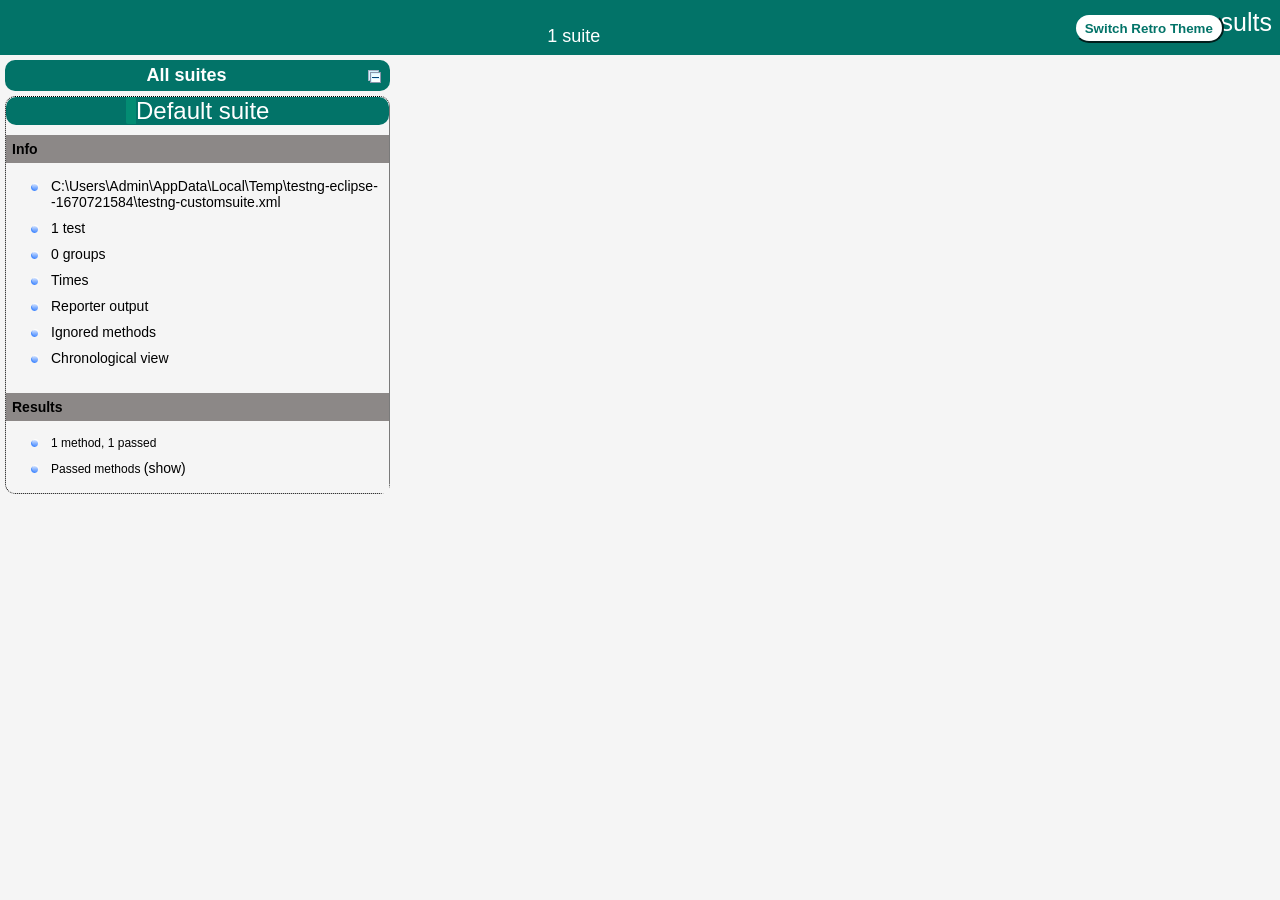
<file: AK/test-output/index.html>
<!DOCTYPE html>

<html>
  <head>
  <meta charset='utf-8'>
  <title>TestNG reports</title>

    <link type="text/css" href="testng-reports1.css" rel="stylesheet" id="ultra" />
    <link type="text/css" href="testng-reports.css" rel="stylesheet" id="retro" disabled="false"/>
    <script type="text/javascript" src="jquery-3.6.0.min.js"></script>
    <script type="text/javascript" src="testng-reports.js"></script>
    <script type="text/javascript" src="https://www.google.com/jsapi"></script>
    <script type='text/javascript'>
      google.load('visualization', '1', {packages:['table']});
      google.setOnLoadCallback(drawTable);
      var suiteTableInitFunctions = new Array();
      var suiteTableData = new Array();
    </script>
    <!--
      <script type="text/javascript" src="jquery-ui/js/jquery-ui-1.8.16.custom.min.js"></script>
     -->
  </head>

  <body>    <div class="top-banner-root">
      <span class="top-banner-title-font">Test results</span>
      <button id="button" class="button">Switch Retro Theme</button> <!-- button -->
      <br/>
      <span class="top-banner-font-1">1 suite</span>
    </div> <!-- top-banner-root -->
    <div class="navigator-root">
      <div class="navigator-suite-header">
        <span>All suites</span>
        <a href="#" title="Collapse/expand all the suites" class="collapse-all-link">
          <img src="collapseall.gif" class="collapse-all-icon">
          </img> <!-- collapse-all-icon -->
        </a> <!-- collapse-all-link -->
      </div> <!-- navigator-suite-header -->
      <div class="suite">
        <div class="rounded-window">
          <div class="suite-header light-rounded-window-top">
            <a href="#" panel-name="suite-Default_suite" class="navigator-link">
              <span class="suite-name border-passed">Default suite</span>
            </a> <!-- navigator-link -->
          </div> <!-- suite-header light-rounded-window-top -->
          <div class="navigator-suite-content">
            <div class="suite-section-title">
              <span>Info</span>
            </div> <!-- suite-section-title -->
            <div class="suite-section-content">
              <ul>
                <li>
                  <a href="#" panel-name="test-xml-Default_suite" class="navigator-link ">
                    <span>C:\Users\Admin\AppData\Local\Temp\testng-eclipse--1670721584\testng-customsuite.xml</span>
                  </a> <!-- navigator-link  -->
                </li>
                <li>
                  <a href="#" panel-name="testlist-Default_suite" class="navigator-link ">
                    <span class="test-stats">1 test</span>
                  </a> <!-- navigator-link  -->
                </li>
                <li>
                  <a href="#" panel-name="group-Default_suite" class="navigator-link ">
                    <span>0 groups</span>
                  </a> <!-- navigator-link  -->
                </li>
                <li>
                  <a href="#" panel-name="times-Default_suite" class="navigator-link ">
                    <span>Times</span>
                  </a> <!-- navigator-link  -->
                </li>
                <li>
                  <a href="#" panel-name="reporter-Default_suite" class="navigator-link ">
                    <span>Reporter output</span>
                  </a> <!-- navigator-link  -->
                </li>
                <li>
                  <a href="#" panel-name="ignored-methods-Default_suite" class="navigator-link ">
                    <span>Ignored methods</span>
                  </a> <!-- navigator-link  -->
                </li>
                <li>
                  <a href="#" panel-name="chronological-Default_suite" class="navigator-link ">
                    <span>Chronological view</span>
                  </a> <!-- navigator-link  -->
                </li>
              </ul>
            </div> <!-- suite-section-content -->
            <div class="result-section">
              <div class="suite-section-title">
                <span>Results</span>
              </div> <!-- suite-section-title -->
              <div class="suite-section-content">
                <ul>
                  <li>
                    <span class="method-stats">1 method,   1 passed</span>
                  </li>
                  <li>
                    <span class="method-list-title passed">Passed methods</span>
                    <span class="show-or-hide-methods passed">
                      <a href="#" panel-name="suite-Default_suite" class="hide-methods passed suite-Default_suite"> (hide)</a> <!-- hide-methods passed suite-Default_suite -->
                      <a href="#" panel-name="suite-Default_suite" class="show-methods passed suite-Default_suite"> (show)</a> <!-- show-methods passed suite-Default_suite -->
                    </span>
                    <div class="method-list-content passed suite-Default_suite">
                      <span>
                        <img src="passed.png" width="3%"/>
                        <a href="#" panel-name="suite-Default_suite" title="QA.AK.TestCases.TC_001" class="method navigator-link" hash-for-method="LoginLogics">LoginLogics</a> <!-- method navigator-link -->
                      </span>
                      <br/>
                    </div> <!-- method-list-content passed suite-Default_suite -->
                  </li>
                </ul>
              </div> <!-- suite-section-content -->
            </div> <!-- result-section -->
          </div> <!-- navigator-suite-content -->
        </div> <!-- rounded-window -->
      </div> <!-- suite -->
    </div> <!-- navigator-root -->
    <div class="wrapper">
      <div class="main-panel-root">
        <div panel-name="suite-Default_suite" class="panel Default_suite">
          <div class="suite-Default_suite-class-passed">
            <div class="main-panel-header rounded-window-top">
              <img src="passed.png"/>
              <span class="class-name">QA.AK.TestCases.TC_001</span>
            </div> <!-- main-panel-header rounded-window-top -->
            <div class="main-panel-content rounded-window-bottom">
              <div class="method">
                <div class="method-content">
                  <a name="LoginLogics">
                  </a> <!-- LoginLogics -->
                  <span class="method-name">LoginLogics</span>
                </div> <!-- method-content -->
              </div> <!-- method -->
            </div> <!-- main-panel-content rounded-window-bottom -->
          </div> <!-- suite-Default_suite-class-passed -->
        </div> <!-- panel Default_suite -->
        <div panel-name="test-xml-Default_suite" class="panel">
          <div class="main-panel-header rounded-window-top">
            <span class="header-content">C:\Users\Admin\AppData\Local\Temp\testng-eclipse--1670721584\testng-customsuite.xml</span>
          </div> <!-- main-panel-header rounded-window-top -->
          <div class="main-panel-content rounded-window-bottom">
            <pre>
&lt;?xml version=&quot;1.0&quot; encoding=&quot;UTF-8&quot;?&gt;
&lt;!DOCTYPE suite SYSTEM &quot;https://testng.org/testng-1.0.dtd&quot;&gt;
&lt;suite name=&quot;Default suite&quot; guice-stage=&quot;DEVELOPMENT&quot;&gt;
  &lt;test thread-count=&quot;5&quot; name=&quot;Default test&quot; verbose=&quot;2&quot;&gt;
    &lt;classes&gt;
      &lt;class name=&quot;QA.AK.TestCases.TC_001&quot;/&gt;
    &lt;/classes&gt;
  &lt;/test&gt; &lt;!-- Default test --&gt;
&lt;/suite&gt; &lt;!-- Default suite --&gt;
            </pre>
          </div> <!-- main-panel-content rounded-window-bottom -->
        </div> <!-- panel -->
        <div panel-name="testlist-Default_suite" class="panel">
          <div class="main-panel-header rounded-window-top">
            <span class="header-content">Tests for Default suite</span>
          </div> <!-- main-panel-header rounded-window-top -->
          <div class="main-panel-content rounded-window-bottom">
            <ul>
              <li>
                <span class="test-name">Default test (1 class)</span>
              </li>
            </ul>
          </div> <!-- main-panel-content rounded-window-bottom -->
        </div> <!-- panel -->
        <div panel-name="group-Default_suite" class="panel">
          <div class="main-panel-header rounded-window-top">
            <span class="header-content">Groups for Default suite</span>
          </div> <!-- main-panel-header rounded-window-top -->
          <div class="main-panel-content rounded-window-bottom">
          </div> <!-- main-panel-content rounded-window-bottom -->
        </div> <!-- panel -->
        <div panel-name="times-Default_suite" class="panel">
          <div class="main-panel-header rounded-window-top">
            <span class="header-content">Times for Default suite</span>
          </div> <!-- main-panel-header rounded-window-top -->
          <div class="main-panel-content rounded-window-bottom">
            <div class="times-div">
              <script type="text/javascript">
suiteTableInitFunctions.push('tableData_Default_suite');
function tableData_Default_suite() {
var data = new google.visualization.DataTable();
data.addColumn('number', 'Number');
data.addColumn('string', 'Method');
data.addColumn('string', 'Class');
data.addColumn('number', 'Time (ms)');
data.addRows(1);
data.setCell(0, 0, 0)
data.setCell(0, 1, 'LoginLogics')
data.setCell(0, 2, 'QA.AK.TestCases.TC_001')
data.setCell(0, 3, 8404);
window.suiteTableData['Default_suite']= { tableData: data, tableDiv: 'times-div-Default_suite'}
return data;
}
              </script>
              <span class="suite-total-time">Total running time: 8 seconds</span>
              <div id="times-div-Default_suite">
              </div> <!-- times-div-Default_suite -->
            </div> <!-- times-div -->
          </div> <!-- main-panel-content rounded-window-bottom -->
        </div> <!-- panel -->
        <div panel-name="reporter-Default_suite" class="panel">
          <div class="main-panel-header rounded-window-top">
            <span class="header-content">Reporter output for Default suite</span>
          </div> <!-- main-panel-header rounded-window-top -->
          <div class="main-panel-content rounded-window-bottom">
          </div> <!-- main-panel-content rounded-window-bottom -->
        </div> <!-- panel -->
        <div panel-name="ignored-methods-Default_suite" class="panel">
          <div class="main-panel-header rounded-window-top">
            <span class="header-content">0 ignored methods</span>
          </div> <!-- main-panel-header rounded-window-top -->
          <div class="main-panel-content rounded-window-bottom">
          </div> <!-- main-panel-content rounded-window-bottom -->
        </div> <!-- panel -->
        <div panel-name="chronological-Default_suite" class="panel">
          <div class="main-panel-header rounded-window-top">
            <span class="header-content">Methods in chronological order</span>
          </div> <!-- main-panel-header rounded-window-top -->
          <div class="main-panel-content rounded-window-bottom">
            <div class="chronological-class">
              <div class="chronological-class-name">QA.AK.TestCases.TC_001</div> <!-- chronological-class-name -->
              <div class="configuration-suite before">
                <span class="method-name">Report</span>
                <span class="method-start">0 ms</span>
              </div> <!-- configuration-suite before -->
              <div class="configuration-class before">
                <span class="method-name">IntiateDriver</span>
                <span class="method-start">779 ms</span>
              </div> <!-- configuration-class before -->
              <div class="configuration-method before">
                <span class="method-name">URLLaunch</span>
                <span class="method-start">9282 ms</span>
              </div> <!-- configuration-method before -->
              <div class="test-method">
                <span class="method-name">LoginLogics</span>
                <span class="method-start">18023 ms</span>
              </div> <!-- test-method -->
              <div class="configuration-method after">
                <span class="method-name">quit</span>
                <span class="method-start">26432 ms</span>
              </div> <!-- configuration-method after -->
              <div class="configuration-suite after">
                <span class="method-name">reportend</span>
                <span class="method-start">26829 ms</span>
              </div> <!-- configuration-suite after -->
          </div> <!-- main-panel-content rounded-window-bottom -->
        </div> <!-- panel -->
      </div> <!-- main-panel-root -->
    </div> <!-- wrapper -->
  </body>
<script type="text/javascript" src="testng-reports2.js"></script>
</html>
</file>
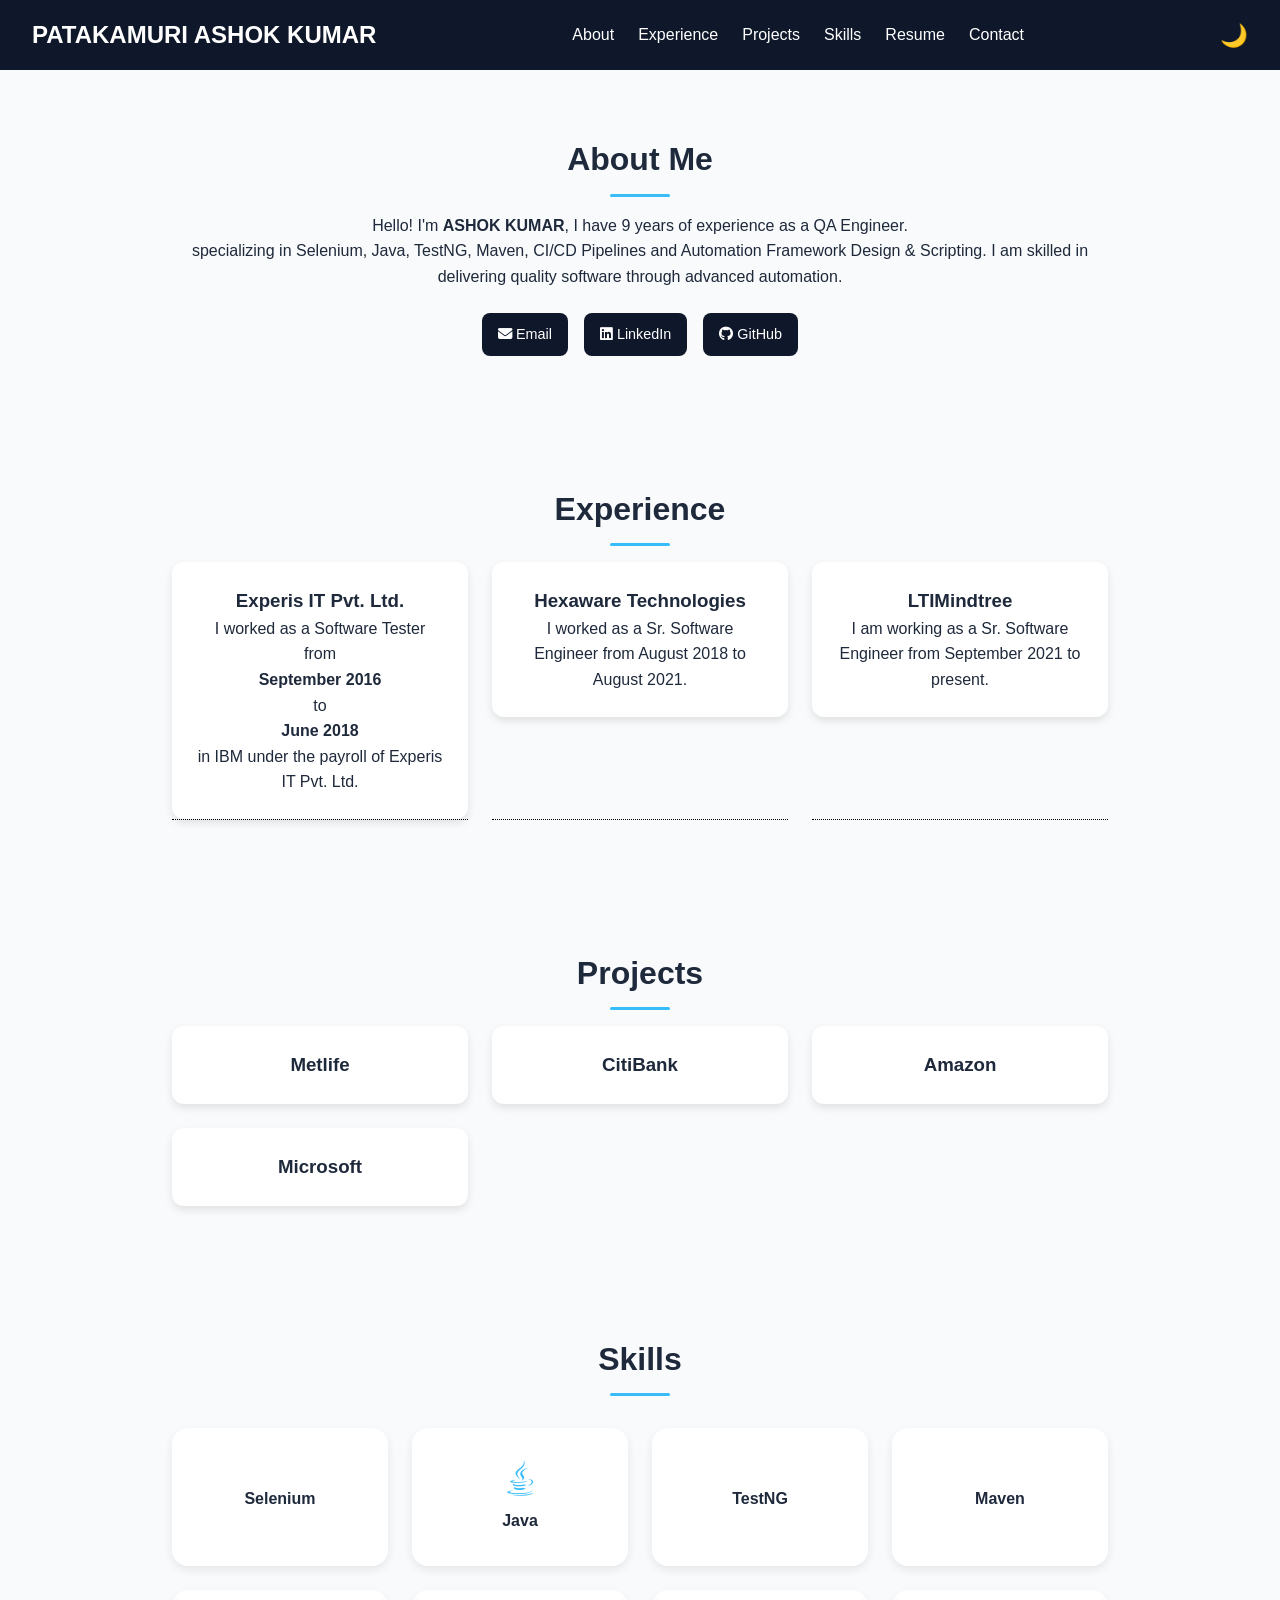
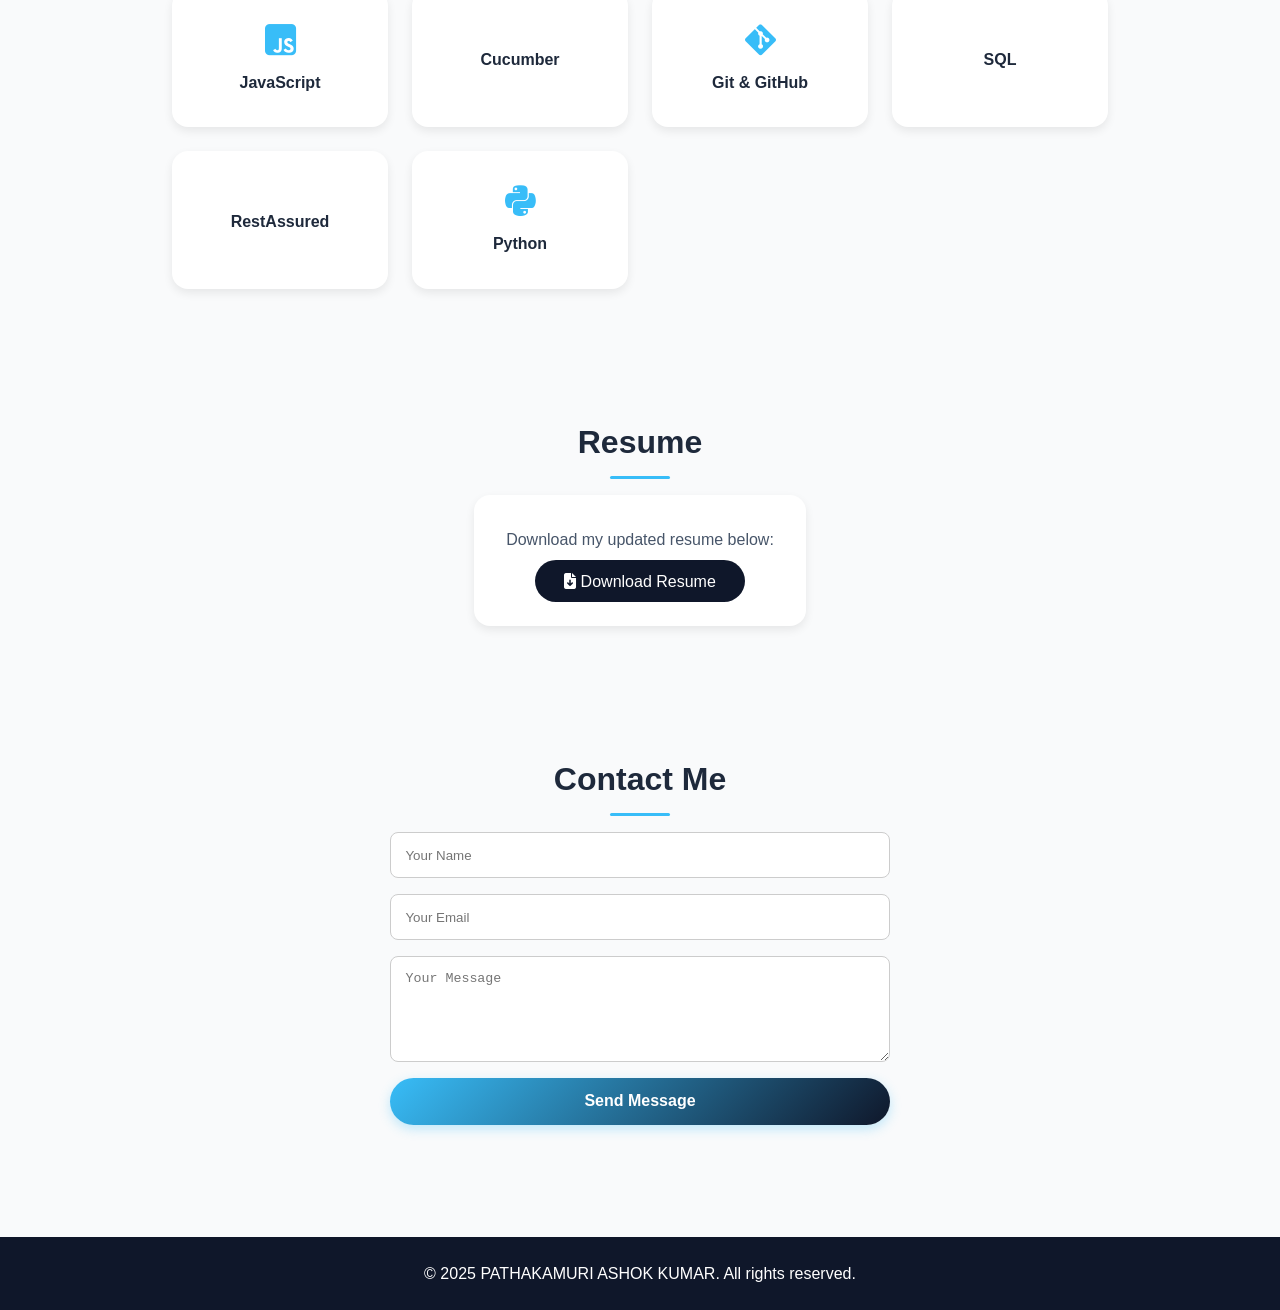
<file: AK/src/test/java/Files_AK/index.html>
<!DOCTYPE html>
<html lang="en">
<head>
  <meta charset="UTF-8" />
  <meta name="viewport" content="width=device-width, initial-scale=1.0" />
  <title>PATAKAMURI ASHOK KUMAR</title>
  <link rel="stylesheet" href="style.css" />
  <link
    rel="stylesheet"
    href="https://cdnjs.cloudflare.com/ajax/libs/font-awesome/6.5.0/css/all.min.css"
  />
</head>
<body>
  <!-- Header -->
  <header>
    <nav class="navbar">
      <div class="logo">PATAKAMURI ASHOK KUMAR</div>
      <ul class="nav-links" id="navLinks">
        <li><a href="#about">About</a></li>
		<li><a href="#about">Experience</a></li>
        <li><a href="#projects">Projects</a></li>
        <li><a href="#skills">Skills</a></li>
        <li><a href="#resume">Resume</a></li>
        <li><a href="#contact">Contact</a></li>
      </ul>
      <div class="menu-toggle" onclick="toggleMenu()">☰</div>
      <button id="theme-toggle" class="theme-toggle">🌙</button>
    </nav>
  </header>

  <!-- About -->
  <section id="about" class="section fade-in">
    <h2>About Me</h2>
    <p>
  
	  Hello! I'm <strong>ASHOK KUMAR</strong>,
	  I have 9 years of experience as a QA Engineer. 
	  
    </p>
    <p>
specializing in Selenium, Java, TestNG, Maven, CI/CD Pipelines and Automation Framework Design & Scripting. I am skilled in delivering quality software through advanced automation.
	  
    </p>
    <div class="social-links">
      <a href="mailto:ashok.selenium15@gmail.com" target="_blank"><i class="fas fa-envelope"></i> Email</a>
      <a href="https://www.linkedin.com/in/patakamuriashokkumar?" target="_blank"><i class="fab fa-linkedin"></i> LinkedIn</a>
      <a href="https://github.com/pathakamuriashok" target="_blank"><i class="fab fa-github"></i> GitHub</a>
    </div>
  </section>

<!-- Experience -->
<section id="Experience" class="section fade-in">
  <h2>Experience</h2>
  <div class="Experience-list">
    
    <div class="tooltip">  
      <div class="Experience-card">
        <h3>Experis IT Pvt. Ltd.</h3>
        <p>
          I worked as a Software Tester <br>from <br><strong>September 2016 </strong><br>to <br><strong>June 2018 </strong><br>in IBM under the payroll of Experis IT Pvt. Ltd.
        </p>
        <span class="tooltiptext">Chennai</span>
      </div>
   </div>  

   
   <div class="tooltip">
      <div class="Experience-card">
        <h3>Hexaware Technologies</h3>
        <p>
          I worked as a Sr. Software Engineer from August 2018 to August 2021.
        </p>
        <span class="tooltiptext">Chennai</span>
    </div>  
    </div>

    <div class="tooltip">  
      <div class="Experience-card">
        <h3>LTIMindtree</h3>
        <p>
          I am working as a Sr. Software Engineer from September 2021 to present.
        </p>
        <span class="tooltiptext">Hyderabad</span>
      </div>
    </div>
  </div>
</section>



  <!-- Projects -->
  <section id="projects" class="section fade-in">
    <h2>Projects</h2>
    <div class="project-list">
      <div class="project-card">
        <h3>Metlife</h3>
        <p>
         
        </p>
      </div>
      <div class="project-card">
        <h3>CitiBank</h3>
        <p>
     
	 </p>
      </div>
      <div class="project-card">
        <h3>Amazon</h3>
        <p>


        </p>
      </div>
	  <div class="project-card">
        <h3>Microsoft</h3>
        <p>
     

	 </p>
      </div>
    </div>
  </section>

  <!-- Skills -->
  <section id="skills" class="section fade-in">
    <h2>Skills</h2>
    <div class="skills-grid">
      <div class="skill-card"><i class="fas fa-selenium"></i><h3>Selenium</h3></div>
	  <div class="skill-card"><i class="fa-brands fa-java"></i><h3>Java</h3></div> 
      <div class="skill-card"><i class="fab fa-testng"></i><h3>TestNG</h3></div>
      <div class="skill-card"><i class="fas fa-maven"></i><h3>Maven</h3></div>
      <div class="skill-card"><i class="fab fa-js-square"></i><h3>JavaScript</h3></div>
      <div class="skill-card"><i class="fas fa-cucumber"></i><h3>Cucumber</h3></div>
      <div class="skill-card"><i class="fab fa-git-alt"></i><h3>Git & GitHub</h3></div>
      <div class="skill-card"><i class="fab fa-SQL"></i><h3>SQL</h3></div>
      <div class="skill-card"><i class="fas fa-restassured"></i><h3>RestAssured</h3></div>
      <div class="skill-card"><i class="fab fa-python"></i><h3>Python</h3></div>
    </div>
  </section>

  <!-- Resume -->
  <section id="resume" class="section fade-in">
    <h2>Resume</h2>
    <div class="resume-box">
      <p>Download my updated resume below:</p>
      <a href="Ravi_Harinath.pdf" target="_blank" class="btn" download>
        <i class="fas fa-file-download"></i> Download Resume
      </a>
    </div>
  </section>

  <!-- Contact -->
  <section id="contact" class="section fade-in">
    <h2>Contact Me</h2>
    <form id="contactForm" class="contact-form">
      <input type="text" name="name" placeholder="Your Name" required />
      <input type="email" name="email" placeholder="Your Email" required />
      <textarea name="message" rows="5" placeholder="Your Message" required></textarea>
      <button type="submit" class="btn">Send Message</button>
    </form>
    <p id="formMessage" class="success-message"></p>
  </section>

  
  <!-- Footer -->
  <footer>
    <p>© 2025 PATHAKAMURI ASHOK KUMAR. All rights reserved.</p>
  </footer>

  <script src="script.js"></script>
</body>
</html>
</file>
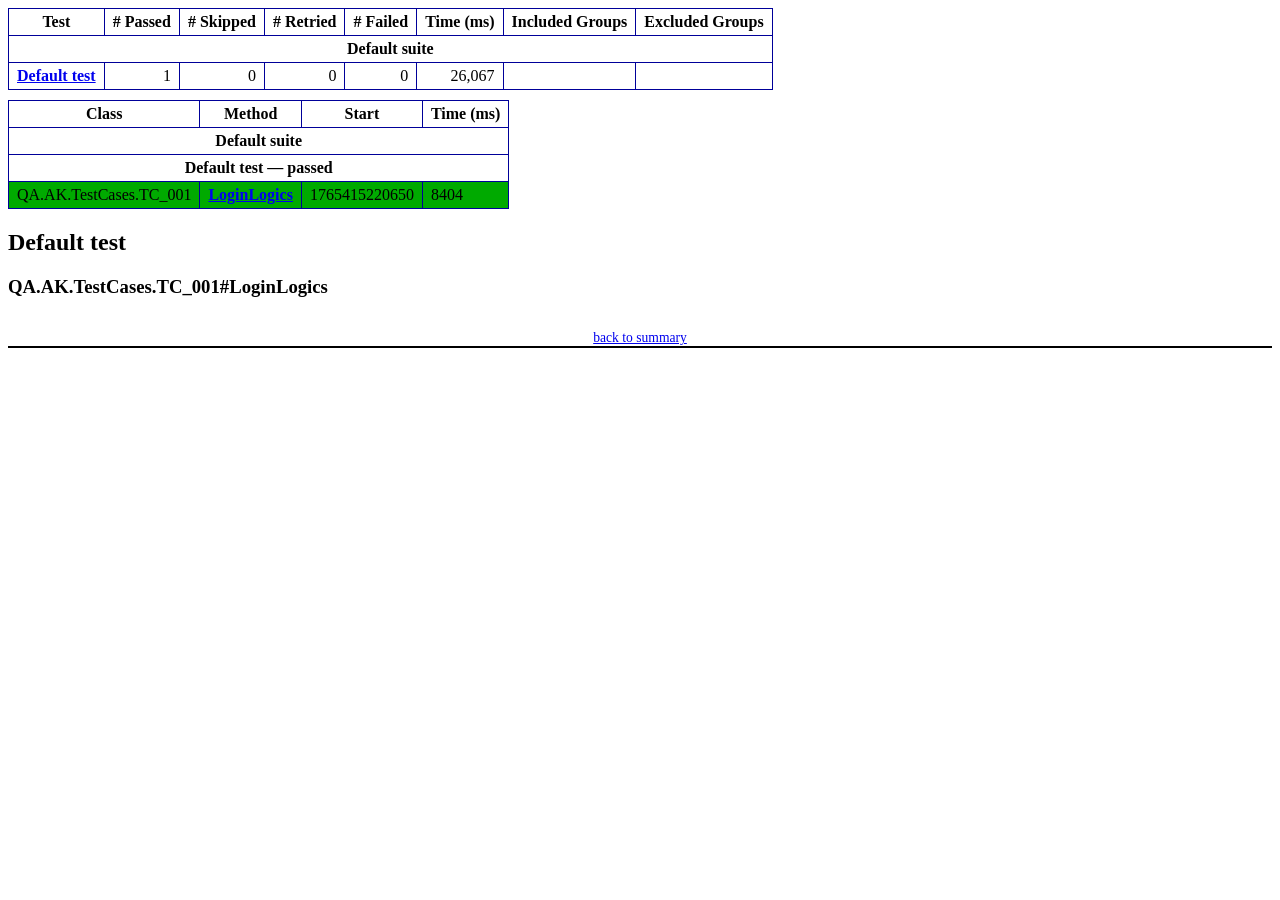
<file: AK/test-output/emailable-report.html>
<!DOCTYPE html PUBLIC "-//W3C//DTD XHTML 1.1//EN" "https://www.w3.org/TR/xhtml11/DTD/xhtml11.dtd">
<html xmlns="https://www.w3.org/1999/xhtml">
<head>
<meta http-equiv="content-type" content="text/html; charset=UTF-8"/>
<title>TestNG Report</title>
<style type="text/css">table {margin-bottom:10px;border-collapse:collapse;empty-cells:show}th,td {border:1px solid #009;padding:.25em .5em}th {vertical-align:bottom}td {vertical-align:top}table a {font-weight:bold}.stripe td {background-color: #E6EBF9}.num {text-align:right}.passedodd td {background-color: #3F3}.passedeven td {background-color: #0A0}.skippedodd td {background-color: #DDD}.skippedeven td {background-color: #CCC}.failedodd td,.attn {background-color: #F33}.failedeven td,.stripe .attn {background-color: #D00}.stacktrace {white-space:pre;font-family:monospace}.totop {font-size:85%;text-align:center;border-bottom:2px solid #000}.invisible {display:none}</style>
</head>
<body>
<table>
<tr><th>Test</th><th># Passed</th><th># Skipped</th><th># Retried</th><th># Failed</th><th>Time (ms)</th><th>Included Groups</th><th>Excluded Groups</th></tr>
<tr><th colspan="8">Default suite</th></tr>
<tr><td><a href="#t0">Default test</a></td><td class="num">1</td><td class="num">0</td><td class="num">0</td><td class="num">0</td><td class="num">26,067</td><td></td><td></td></tr>
</table>
<table id='summary'><thead><tr><th>Class</th><th>Method</th><th>Start</th><th>Time (ms)</th></tr></thead><tbody><tr><th colspan="4">Default suite</th></tr></tbody><tbody id="t0"><tr><th colspan="4">Default test &#8212; passed</th></tr><tr class="passedeven"><td rowspan="1">QA.AK.TestCases.TC_001</td><td><a href="#m0">LoginLogics</a></td><td rowspan="1">1765415220650</td><td rowspan="1">8404</td></tr></tbody>
</table>
<h2>Default test</h2><h3 id="m0">QA.AK.TestCases.TC_001#LoginLogics</h3><table class="result"><tr><th class="invisible"/></tr></table><p class="totop"><a href="#summary">back to summary</a></p>
</body>
</html>
</file>
<file: AK/test-output/testng-reports1.css>
body {
    background-color: whitesmoke;
    margin: 0 0 5px 5px;
}
ul {
     margin-top: 10px;
     margin-left:-10px;
}
 li {
     font-family: "Helvetica Neue", Helvetica, Arial, sans-serif;
     padding:5px 5px;
 }
 a {
     text-decoration: none;
     color: black;
     font-size: 14px;
 }

 a:hover {
    color:black ;
    text-decoration: underline;
 }

 .navigator-selected {
     /* #ffa500; Mouse hover color after click Orange.*/
     background:#027368
 }

 .wrapper {
     position: absolute;
     top: 60px;
     bottom: 0;
     left: 400px;
     right: 0;
     margin-right:9px;
     overflow: auto;/*imortant*/
 }

 .navigator-root {
     position: absolute;
     top: 60px;
     bottom: 0;
     left: 0;
     width: 400px;
     overflow-y: auto;/*important*/
 }

 .suite {
     margin: -5px 10px 10px 5px;
     background-color: whitesmoke ;/*Colour of the left bside box*/
 }

 .suite-name {
     font-size: 24px;
     font-family: "Helvetica Neue", Helvetica, Arial, sans-serif;/*All TEST SUITE*/
     color: white;
 }

 .main-panel-header {
     padding: 5px;
     background-color: #027368; /*afeeee*/;
     font-family: "Helvetica Neue", Helvetica, Arial, sans-serif;
     color:white;
     font-size: 18px;
 }

 .main-panel-content {
     padding: 5px;
     margin-bottom: 10px;
     background-color: #CCD0D1; /*d0ffff*/; /*Belongs to backGround of rightSide boxes*/
 }

 .rounded-window {
     border-style: dotted;
     border-width: 1px;/*Border of left Side box*/
     background-color: whitesmoke;
     border-radius: 10px;
 }

 .rounded-window-top {
     border-top-right-radius: 10px 10px;
     border-top-left-radius: 10px 10px;
     border-style: solid;
     border-width: 1px;
     overflow: auto;/*Top of RightSide box*/
 }

 .light-rounded-window-top {
     background-color: #027368;
     padding-left:120px;
     border-radius: 10px;

 }

 .rounded-window-bottom {
     border-bottom-right-radius: 10px 10px;
     border-bottom-left-radius: 10px 10px;
     overflow: auto;/*Bottom of rightSide box*/
 }

 .method-name {
     font-size: 14px;
     font-family: "Helvetica Neue", Helvetica, Arial, sans-serif;
     font-weight: bold;
 }

 .method-content {
     border-style: solid;
     border-width: 0 0 1px 0;
     margin-bottom: 10px;
     padding-bottom: 5px;
     width: 100%;
 }

 .parameters {
     font-size: 14px;
     font-family: "Helvetica Neue", Helvetica, Arial, sans-serif;
 }

 .stack-trace {
     white-space: pre;
     font-family: "Helvetica Neue", Helvetica, Arial, sans-serif;
     font-size: 12px;
     font-weight: bold;
     margin-top: 0;
     margin-left: 20px; /*Error Stack Trace Message*/
 }

 .testng-xml {
    font-family: "Helvetica Neue", Helvetica, Arial, sans-serif;
 }

 .method-list-content {
     margin-left: 10px;
 }

 .navigator-suite-content {
     margin-left: 10px;
     font: 12px 'Lucida Grande';
 }

 .suite-section-title {
     font-family: "Helvetica Neue", Helvetica, Arial, sans-serif;
     font-size: 14px;
     font-weight:bold;
     background-color: #8C8887;
     margin-left: -10px;
     margin-top:10px;
     padding:6px;
 }

 .suite-section-content {
     list-style-image: url(bullet_point.png);
     background-color: whitesmoke;
     font-family: "Helvetica Neue", Helvetica, Arial, sans-serif;
     overflow: hidden;
 }

 .top-banner-root {
     position: absolute;
     top: 0;
     height: 45px;
     left: 0;
     right: 0;
     padding: 5px;
     margin: 0 0 5px 0;
     background-color: #027368;
     font-family: "Helvetica Neue", Helvetica, Arial, sans-serif;
     font-size: 18px;
     color: #fff;
     text-align: center;/*Belongs to the Top of Report*//*Status: - Completed*/
 }

 .top-banner-title-font {
     font-size: 25px;
     font-family: "Helvetica Neue", Helvetica, Arial, sans-serif;
     padding: 3px;
     float: right;
 }

 .test-name {
     font-family: "Helvetica Neue", Helvetica, Arial, sans-serif;
     font-size: 16px;
 }

 .suite-icon {
     padding: 5px;
     float: right;
     height: 20px;
 }

 .test-group {
     font: 20px 'Lucida Grande';
     margin: 5px 5px 10px 5px;
     border-width: 0 0 1px 0;
     border-style: solid;
     padding: 5px;
 }

 .test-group-name {
     font-weight: bold;
 }

 .method-in-group {
     font-size: 16px;
     margin-left: 80px;
 }

 table.google-visualization-table-table {
     width: 100%;
 }

 .reporter-method-name {
     font-size: 14px;
     font-family: "Helvetica Neue", Helvetica, Arial, sans-serif;
 }

 .reporter-method-output-div {
     padding: 5px;
     margin: 0 0 5px 20px;
     font-size: 12px;
     font-family: "Helvetica Neue", Helvetica, Arial, sans-serif;
     border-width: 0 0 0 1px;
     border-style: solid;
 }

 .ignored-class-div {
     font-size: 14px;
     font-family: "Helvetica Neue", Helvetica, Arial, sans-serif;
 }

 .ignored-methods-div {
     padding: 5px;
     margin: 0 0 5px 20px;
     font-size: 12px;
     font-family: "Helvetica Neue", Helvetica, Arial, sans-serif;
     border-width: 0 0 0 1px;
     border-style: solid;
 }

 .border-failed {
    border-radius:2px;
     border-style: solid;
     border-width: 0 0 0 10px;
     border-color: #F20505;
 }

 .border-skipped {
     border-radius:2px;
     border-style: solid;
     border-width: 0 0 0 10px;
     border-color: #F2BE22;
 }

 .border-passed {
     border-radius:2px;
     border-style: solid;
     border-width: 0 0 0 10px;
     border-color: #038C73;
 }

 .times-div {
     text-align: center;
     padding: 5px;
 }

 .suite-total-time {
     font: 16px 'Lucida Grande';
 }

 .configuration-suite {
     margin-left: 20px;
 }

 .configuration-test {
     margin-left: 40px;
 }

 .configuration-class {
     margin-left: 60px;
 }

 .configuration-method {
     margin-left: 80px;
 }

 .test-method {
     margin-left: 100px;
 }

 .chronological-class {
     background-color: #CCD0D1;
     border-width: 0 0 1px 1px;/*Chronological*/
 }

 .method-start {
     float: right;
 }

 .chronological-class-name {
     padding: 0 0 0 5px;
     margin-top:5px;
     font-family: "Helvetica Neue", Helvetica, Arial, sans-serif;
     color: #008;
 }

 .after, .before, .test-method {
     font-family: "Helvetica Neue", Helvetica, Arial, sans-serif;
     font-size: 14px;
     margin-top:5px;
 }

 .navigator-suite-header {
     font-size: 18px;
     margin: 0px 10px 10px 5px;
     padding: 5px;
     border-radius: 10px;
     background-color: #027368;
     color: white;
     font-weight:bold;
     font-family: "Helvetica Neue", Helvetica, Arial, sans-serif;
     text-align: center; /*All Suites on top of left box*//*Status: -Completed*/
 }

 .collapse-all-icon {
     padding: 3px;
     float: right;
 }
 .button{
    position: absolute;
    margin-left:500px;
    margin-top:8px;
    background-color: white;
    color:#027368;
    font-family: "Helvetica Neue", Helvetica, Arial, sans-serif;
    font-weight:bold;
    border-color:#027368;
    border-radius:25px;
    cursor: pointer;
    height:30px;
    width:150px;
    outline: none;
}
/*Author: - Akhil Gullapalli*/
</file>
<file: AK/test-output/testng-reports.css>
body {
    margin: 0 0 5px 5px;
}

ul {
    margin: 0;
}

li {
    list-style-type: none;
}

a {
    text-decoration: none;
}

a:hover {
    text-decoration: underline;
}

.navigator-selected {
    background: #ffa500;
}

.wrapper {
    position: absolute;
    top: 60px;
    bottom: 0;
    left: 400px;
    right: 0;
    overflow: auto;
}

.navigator-root {
    position: absolute;
    top: 60px;
    bottom: 0;
    left: 0;
    width: 400px;
    overflow-y: auto;
}

.suite {
    margin: 0 10px 10px 0;
    background-color: #fff8dc;
}

.suite-name {
    padding-left: 10px;
    font-size: 25px;
    font-family: Times, sans-serif;
}

.main-panel-header {
    padding: 5px;
    background-color: #9FB4D9; /*afeeee*/;
    font-family: monospace;
    font-size: 18px;
}

.main-panel-content {
    padding: 5px;
    margin-bottom: 10px;
    background-color: #DEE8FC; /*d0ffff*/;
}

.rounded-window {
    border-radius: 10px;
    border-style: solid;
    border-width: 1px;
}

.rounded-window-top {
    border-top-right-radius: 10px 10px;
    border-top-left-radius: 10px 10px;
    border-style: solid;
    border-width: 1px;
    overflow: auto;
}

.light-rounded-window-top {
    border-top-right-radius: 10px 10px;
    border-top-left-radius: 10px 10px;
}

.rounded-window-bottom {
    border-style: solid;
    border-width: 0 1px 1px 1px;
    border-bottom-right-radius: 10px 10px;
    border-bottom-left-radius: 10px 10px;
    overflow: auto;
}

.method-name {
    font-size: 12px;
    font-family: monospace;
}

.method-content {
    border-style: solid;
    border-width: 0 0 1px 0;
    margin-bottom: 10px;
    padding-bottom: 5px;
    width: 80%;
}

.parameters {
    font-size: 14px;
    font-family: monospace;
}

.stack-trace {
    white-space: pre;
    font-family: monospace;
    font-size: 12px;
    font-weight: bold;
    margin-top: 0;
    margin-left: 20px;
}

.testng-xml {
    font-family: monospace;
}

.method-list-content {
    margin-left: 10px;
}

.navigator-suite-content {
    margin-left: 10px;
    font: 12px 'Lucida Grande';
}

.suite-section-title {
    margin-top: 10px;
    width: 80%;
    border-style: solid;
    border-width: 1px 0 0 0;
    font-family: Times, sans-serif;
    font-size: 18px;
    font-weight: bold;
}

.suite-section-content {
    list-style-image: url(bullet_point.png);
}

.top-banner-root {
    position: absolute;
    top: 0;
    height: 45px;
    left: 0;
    right: 0;
    padding: 5px;
    margin: 0 0 5px 0;
    background-color: #0066ff;
    font-family: Times, sans-serif;
    color: #fff;
    text-align: center;
}
.button{
    position: absolute;
    margin-left:500px;
    margin-top:8px;
    background-color: white;
    color:#0066ff;
    font-family: "Helvetica Neue", Helvetica, Arial, sans-serif;
    font-weight:bold;
    border-color:#0066ff ;
    border-radius:25px;
    cursor: pointer;
    height:30px;
    width:150px;
    outline:none;

}

.top-banner-title-font {
    font-size: 25px;
}

.test-name {
    font-family: 'Lucida Grande', sans-serif;
    font-size: 16px;
}

.suite-icon {
    padding: 5px;
    float: right;
    height: 20px;
}

.test-group {
    font: 20px 'Lucida Grande';
    margin: 5px 5px 10px 5px;
    border-width: 0 0 1px 0;
    border-style: solid;
    padding: 5px;
}

.test-group-name {
    font-weight: bold;
}

.method-in-group {
    font-size: 16px;
    margin-left: 80px;
}

table.google-visualization-table-table {
    width: 100%;
}

.reporter-method-name {
    font-size: 14px;
    font-family: monospace;
}

.reporter-method-output-div {
    padding: 5px;
    margin: 0 0 5px 20px;
    font-size: 12px;
    font-family: monospace;
    border-width: 0 0 0 1px;
    border-style: solid;
}

.ignored-class-div {
    font-size: 14px;
    font-family: monospace;
}

.ignored-methods-div {
    padding: 5px;
    margin: 0 0 5px 20px;
    font-size: 12px;
    font-family: monospace;
    border-width: 0 0 0 1px;
    border-style: solid;
}

.border-failed {
    border-top-left-radius: 10px 10px;
    border-bottom-left-radius: 10px 10px;
    border-style: solid;
    border-width: 0 0 0 10px;
    border-color: #f00;
}

.border-skipped {
    border-top-left-radius: 10px 10px;
    border-bottom-left-radius: 10px 10px;
    border-style: solid;
    border-width: 0 0 0 10px;
    border-color: #edc600;
}

.border-passed {
    border-top-left-radius: 10px 10px;
    border-bottom-left-radius: 10px 10px;
    border-style: solid;
    border-width: 0 0 0 10px;
    border-color: #19f52d;
}

.times-div {
    text-align: center;
    padding: 5px;
}

.suite-total-time {
    font: 16px 'Lucida Grande';
}

.configuration-suite {
    margin-left: 20px;
}

.configuration-test {
    margin-left: 40px;
}

.configuration-class {
    margin-left: 60px;
}

.configuration-method {
    margin-left: 80px;
}

.test-method {
    margin-left: 100px;
}

.chronological-class {
    background-color: skyblue;
    border-style: solid;
    border-width: 0 0 1px 1px;
}

.method-start {
    float: right;
}

.chronological-class-name {
    padding: 0 0 0 5px;
    color: #008;
}

.after, .before, .test-method {
    font-family: monospace;
    font-size: 14px;
}

.navigator-suite-header {
    font-size: 22px;
    margin: 0 10px 5px 0;
    background-color: #deb887;
    text-align: center;
}

.collapse-all-icon {
    padding: 5px;
    float: right;
}
/*retro Theme*/
</file>
<file: AK/src/test/java/Files_AK/style.css>
/* ================================
   RESET & GLOBAL STYLES
================================ */
* {
  margin: 0;
  padding: 0;
  box-sizing: border-box;
}

html {
  scroll-behavior: smooth;
}

body {
  font-family: "Poppins", sans-serif;
  color: #1e293b;
  background: #f9fafb;
  line-height: 1.6;
  transition: background 0.5s, color 0.5s;
}

/* ================================
   HEADER & NAVBAR
================================ */
header {
  background: #0f172a;
  position: sticky;
  top: 0;
  z-index: 1000;
}

.navbar {
  display: flex;
  justify-content: space-between;
  align-items: center;
  padding: 1rem 2rem;
  color: white;
}

.logo {
  font-size: 1.5rem;
  font-weight: 600;
}

.nav-links {
  list-style: none;
  display: flex;
  gap: 1.5rem;
}

.nav-links a {
  color: white;
  text-decoration: none;
  transition: 0.3s;
}

.nav-links a:hover {
  color: #38bdf8;
}

.menu-toggle {
  display: none;
  font-size: 1.8rem;
  cursor: pointer;
}

.theme-toggle {
  background: none;
  border: none;
  color: white;
  font-size: 1.4rem;
  cursor: pointer;
  transition: transform 0.3s;
}

.theme-toggle:hover {
  transform: scale(1.2);
}

/* ================================
   SECTIONS
================================ */
.section {
  padding: 4rem 2rem;
  max-width: 1000px;
  margin: auto;
  text-align: center;
}

.section h2 {
  font-size: 2rem;
  margin-bottom: 1rem;
  position: relative;
}

.section h2::after {
  content: "";
  display: block;
  width: 60px;
  height: 3px;
  background: #38bdf8;
  margin: 0.5rem auto;
  border-radius: 2px;
}

/* ================================
   PROJECTS
================================ */
.project-list {
  display: grid;
  grid-template-columns: repeat(auto-fit, minmax(250px, 1fr));
  gap: 1.5rem;
}

.project-card {
  background: white;
  padding: 1.5rem;
  border-radius: 12px;
  box-shadow: 0 4px 8px rgba(0, 0, 0, 0.1);
  transition: transform 0.3s;
}

.project-card:hover {
  transform: translateY(-5px);
}

/* ================================
   SKILLS SECTION
================================ */
.skills-grid {
  display: grid;
  grid-template-columns: repeat(auto-fit, minmax(180px, 1fr));
  gap: 1.5rem;
  margin-top: 2rem;
  justify-items: center;
}

.skill-card {
  background: white;
  border-radius: 16px;
  box-shadow: 0 4px 10px rgba(0, 0, 0, 0.08);
  padding: 2rem 1rem;
  text-align: center;
  transition: all 0.3s ease;
  width: 100%;
  max-width: 220px;
}

.skill-card:hover {
  transform: translateY(-6px);
  box-shadow: 0 8px 18px rgba(56, 189, 248, 0.4);
  background: linear-gradient(135deg, #38bdf8, #0f172a);
  color: white;
}

.skill-card i {
  font-size: 2.2rem;
  color: #38bdf8;
  margin-bottom: 0.8rem;
  transition: color 0.3s ease;
}

.skill-card:hover i {
  color: #ffffff;
}

.skill-card h3 {
  font-size: 1rem;
  font-weight: 600;
}

/* ================================
   RESUME SECTION
================================ */
.resume-box {
  background: white;
  padding: 2rem;
  border-radius: 16px;
  box-shadow: 0 4px 10px rgba(0, 0, 0, 0.08);
  display: inline-block;
}

.resume-box p {
  color: #475569;
  margin-bottom: 1rem;
}

.resume-box .btn {
  background: #0f172a;
  color: white;
  padding: 0.8rem 1.8rem;
  border-radius: 30px;
  transition: all 0.3s ease;
  text-decoration: none;
}

.resume-box .btn:hover {
  background: #38bdf8;
  color: #0f172a;
  transform: translateY(-3px);
}

/* ================================
   CONTACT SECTION
================================ */
.contact-form {
  display: flex;
  flex-direction: column;
  gap: 1rem;
  max-width: 500px;
  margin: 0 auto;
}

.contact-form input,
.contact-form textarea {
  padding: 0.9rem;
  border: 1px solid #ccc;
  border-radius: 8px;
}

/* 💌 Send Message Button (modern) */
.contact-form button {
  background: linear-gradient(135deg, #38bdf8, #0f172a);
  color: #fff;
  border: none;
  font-size: 1rem;
  font-weight: 600;
  padding: 0.9rem 2rem;
  border-radius: 50px;
  cursor: pointer;
  transition: all 0.3s ease;
  box-shadow: 0 4px 12px rgba(56, 189, 248, 0.3);
}

.contact-form button:hover {
  background: linear-gradient(135deg, #0f172a, #38bdf8);
  transform: translateY(-3px) scale(1.05);
  box-shadow: 0 8px 20px rgba(56, 189, 248, 0.6);
}

.success-message {
  color: green;
  margin-top: 1rem;
}

/* ================================
   SOCIAL LINKS
================================ */
.social-links {
  margin-top: 1.5rem;
  display: flex;
  justify-content: center;
  gap: 1rem;
  flex-wrap: wrap;
}

.social-links a {
  background: #0f172a;
  color: white;
  padding: 0.6rem 1rem;
  border-radius: 8px;
  text-decoration: none;
  font-size: 0.9rem;
  transition: background 0.3s;
}

.social-links a:hover {
  background: #38bdf8;
  color: #0f172a;
}

/* ================================
   FOOTER
================================ */
footer {
  background: #0f172a;
  color: white;
  text-align: center;
  padding: 1.5rem 0;
  margin-top: 2rem;
}

/* ================================
   ANIMATIONS
================================ */
.fade-in {
  opacity: 0;
  transform: translateY(20px);
  transition: all 0.8s ease;
}

.fade-in.visible {
  opacity: 1;
  transform: translateY(0);
}

/* ================================
   DARK MODE
================================ */
body.dark-mode {
  background: #1e293b;
  color: #f1f5f9;
}

body.dark-mode header {
  background: #0b1120;
}

body.dark-mode .project-card,
body.dark-mode .resume-box,
body.dark-mode .skill-card {
  background: #334155;
  color: white;
}

body.dark-mode .btn,
body.dark-mode .social-links a {
  background: #38bdf8;
  color: #0f172a;
}

body.dark-mode .contact-form button {
  background: linear-gradient(135deg, #38bdf8, #1e293b);
  color: #fff;
}

body.dark-mode .contact-form button:hover {
  background: linear-gradient(135deg, #1e293b, #38bdf8);
  box-shadow: 0 8px 20px rgba(56, 189, 248, 0.7);
}

/* ================================
   RESPONSIVE DESIGN
================================ */
@media (max-width: 768px) {
  .nav-links {
    display: none;
    flex-direction: column;
    background: #1e293b;
    position: absolute;
    top: 70px;
    right: 0;
    width: 200px;
    padding: 1rem;
  }

  .nav-links.show {
    display: flex;
  }

  .menu-toggle {
    display: block;
  }
}
/* ================================
   Experience
================================ */
.Experience-list {
  display: grid;
  grid-template-columns: repeat(auto-fit, minmax(250px, 1fr));
  gap: 1.5rem;
}

.Experience-card {
  background: white;
  padding: 1.5rem;
  border-radius: 12px;
  box-shadow: 0 4px 8px rgba(0, 0, 0, 0.1);
  transition: transform 0.3s;
}

.Experience-card:hover {
  transform: translateY(-5px);
}

/* ================================
   Tooltip container
================================ */

.tooltip {
  position: relative;
  display: inline-block;
  border-bottom: 1px dotted black; /* Add dots under the hoverable text */
  cursor: pointer;
}

/* Tooltip text */
.tooltiptext {
  visibility: hidden; /* Hidden by default */
  width: 130px;
  background-color: black;
  color: #27F5B7;
  text-align: center;
  padding: 5px 0;
  border-radius: 6px;
  position: absolute;
  z-index: 1; /* Ensure tooltip is displayed above content */
}

/* Show the tooltip text on hover */
.tooltip:hover .tooltiptext {
  visibility: visible;
}
</file>
